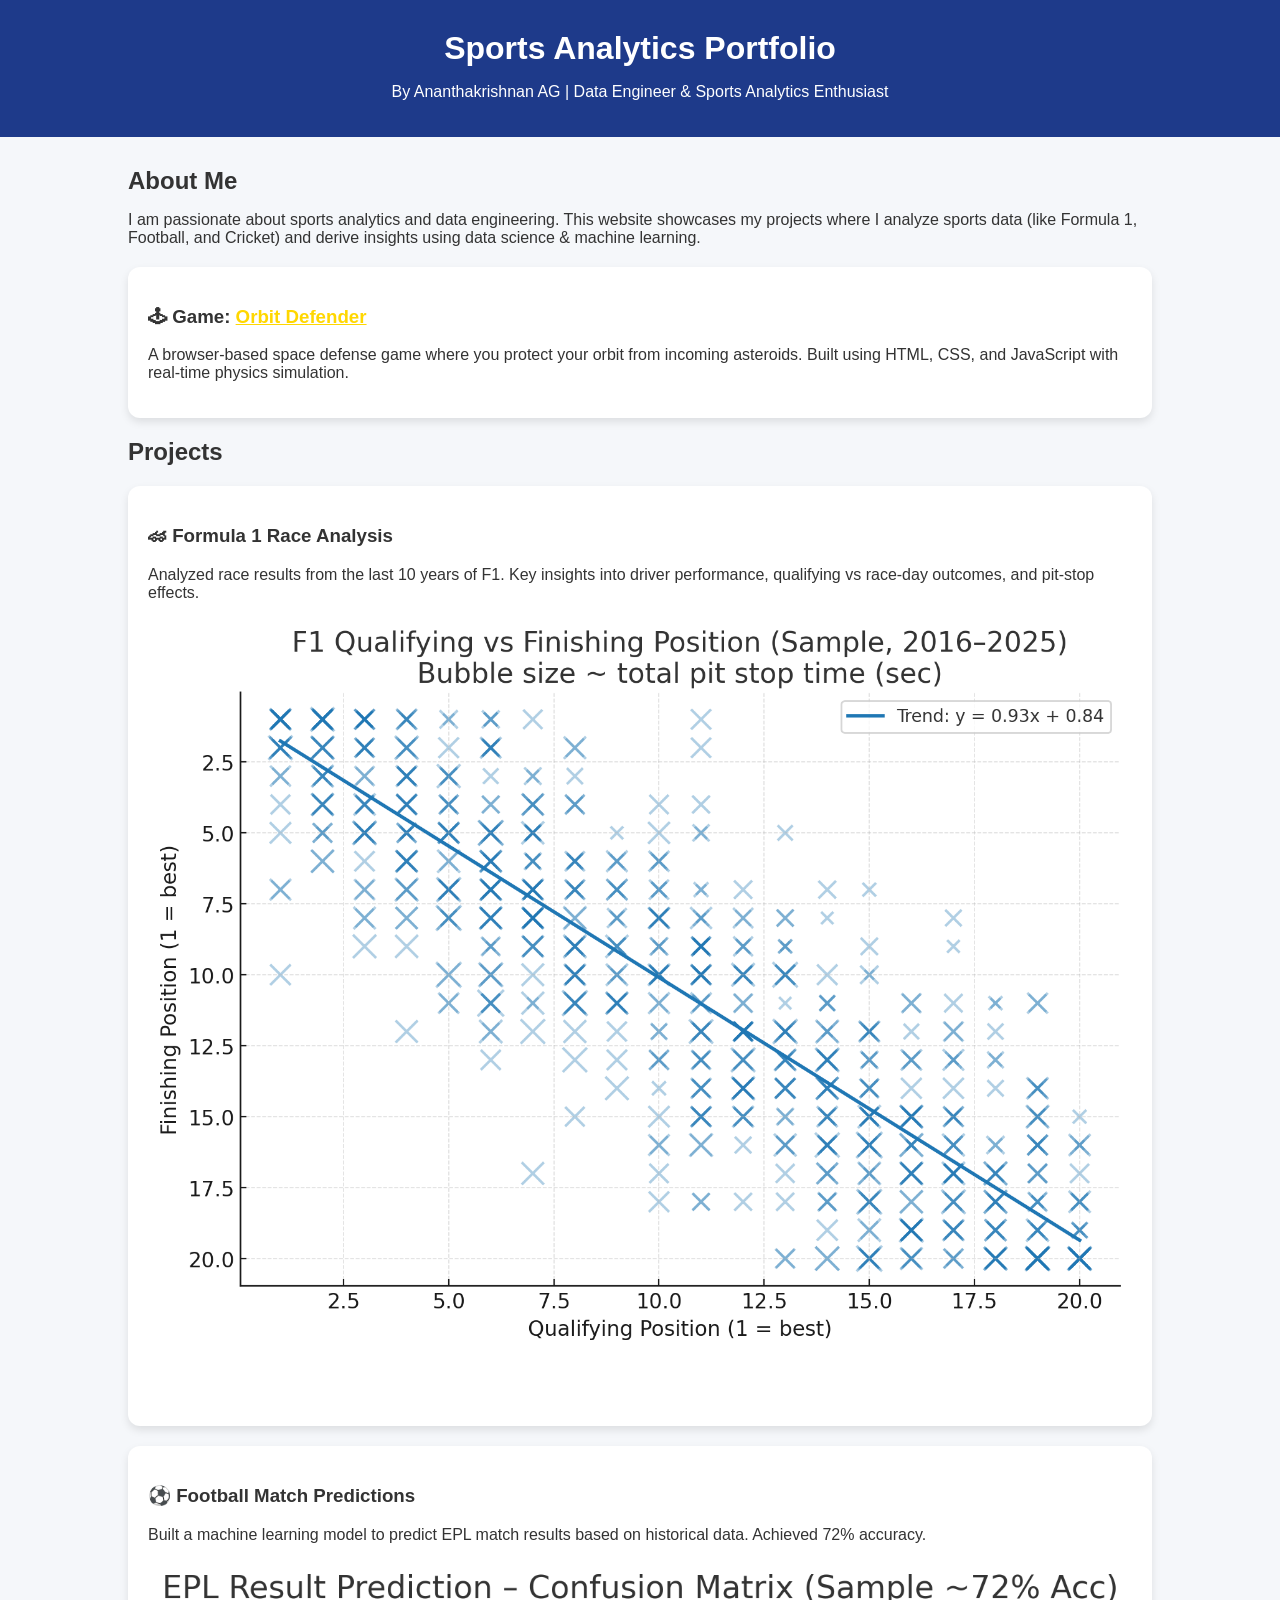
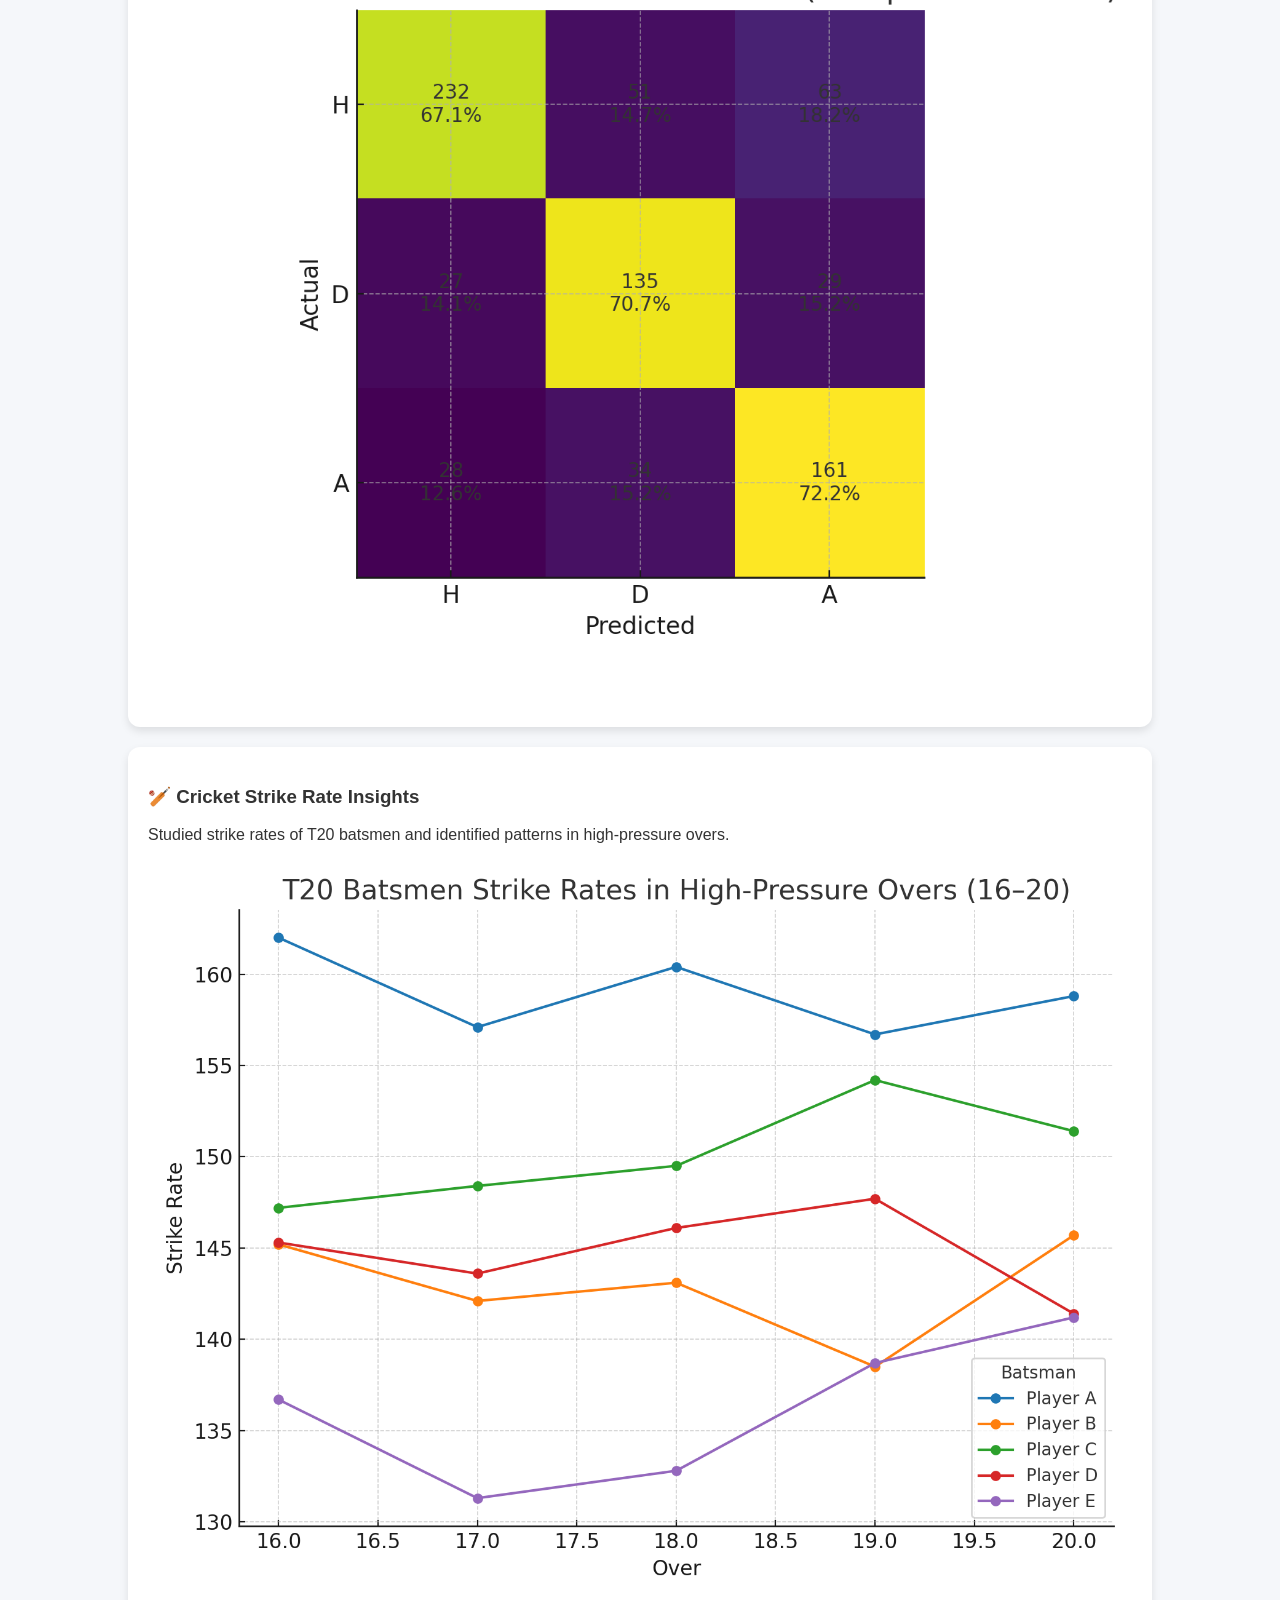
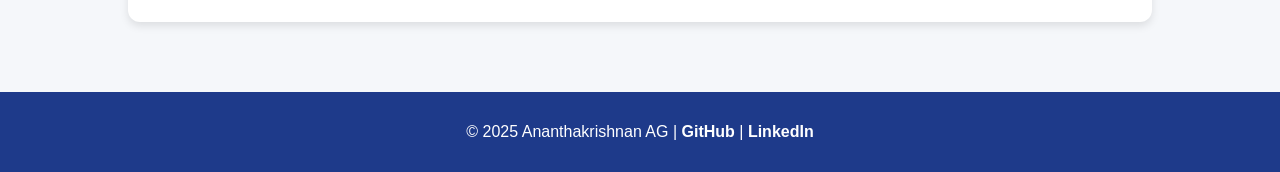
<file: index.html>
<!DOCTYPE html>
<html lang="en">
<head>
  <meta charset="UTF-8">
  <meta name="viewport" content="width=device-width, initial-scale=1.0">
  <title>Sports Analytics Portfolio</title>
<link rel="stylesheet" href="css/main.css">
</head>
<body>
  <header>
    <h1>Sports Analytics Portfolio</h1>
    <p>By Ananthakrishnan AG | Data Engineer & Sports Analytics Enthusiast</p>
  </header>

  <div class="container">
    <h2>About Me</h2>
    <p>
      I am passionate about sports analytics and data engineering. 
      This website showcases my projects where I analyze sports data (like Formula 1, Football, and Cricket) 
      and derive insights using data science & machine learning.
    </p>

<div class="project">
  <h3>🕹 Game: <a href="orbit_defender.html" class="game-link">Orbit Defender</a></h3>
  <p>
    A browser-based space defense game where you protect your orbit from incoming asteroids. 
    Built using HTML, CSS, and JavaScript with real-time physics simulation.
  </p>
</div>
    <h2>Projects</h2>

    <div class="project">
      <h3>🏎 Formula 1 Race Analysis</h3>
      <p>Analyzed race results from the last 10 years of F1. Key insights into driver performance, qualifying vs race-day outcomes, and pit-stop effects.</p>
      <img src="assets/f1_chart.png" alt="F1 Chart Example">
      <p><a href="https://github.com/your-username/f1-analysis">View Code</a></p>
    </div>

    <div class="project">
      <h3>⚽ Football Match Predictions</h3>
      <p>Built a machine learning model to predict EPL match results based on historical data. Achieved 72% accuracy.</p>
      <img src="assets/football_chart.png" alt="Football Chart">
      <p><a href="https://github.com/your-username/football-prediction">View Code</a></p>
    </div>

    <div class="project">
      <h3>🏏 Cricket Strike Rate Insights</h3>
      <p>Studied strike rates of T20 batsmen and identified patterns in high-pressure overs.</p>
      <img src="assets/cricket_chart.png" alt="Cricket Chart">
    </div>
  </div>





  <footer>
    <p>© 2025 Ananthakrishnan AG | <a href="https://github.com/AnanthakrishnanAG/analytics-portfolio-website">GitHub</a> | <a href="linkedin.com/in/agananth">LinkedIn</a></p>
  </footer>
</body>
</html>
</file>
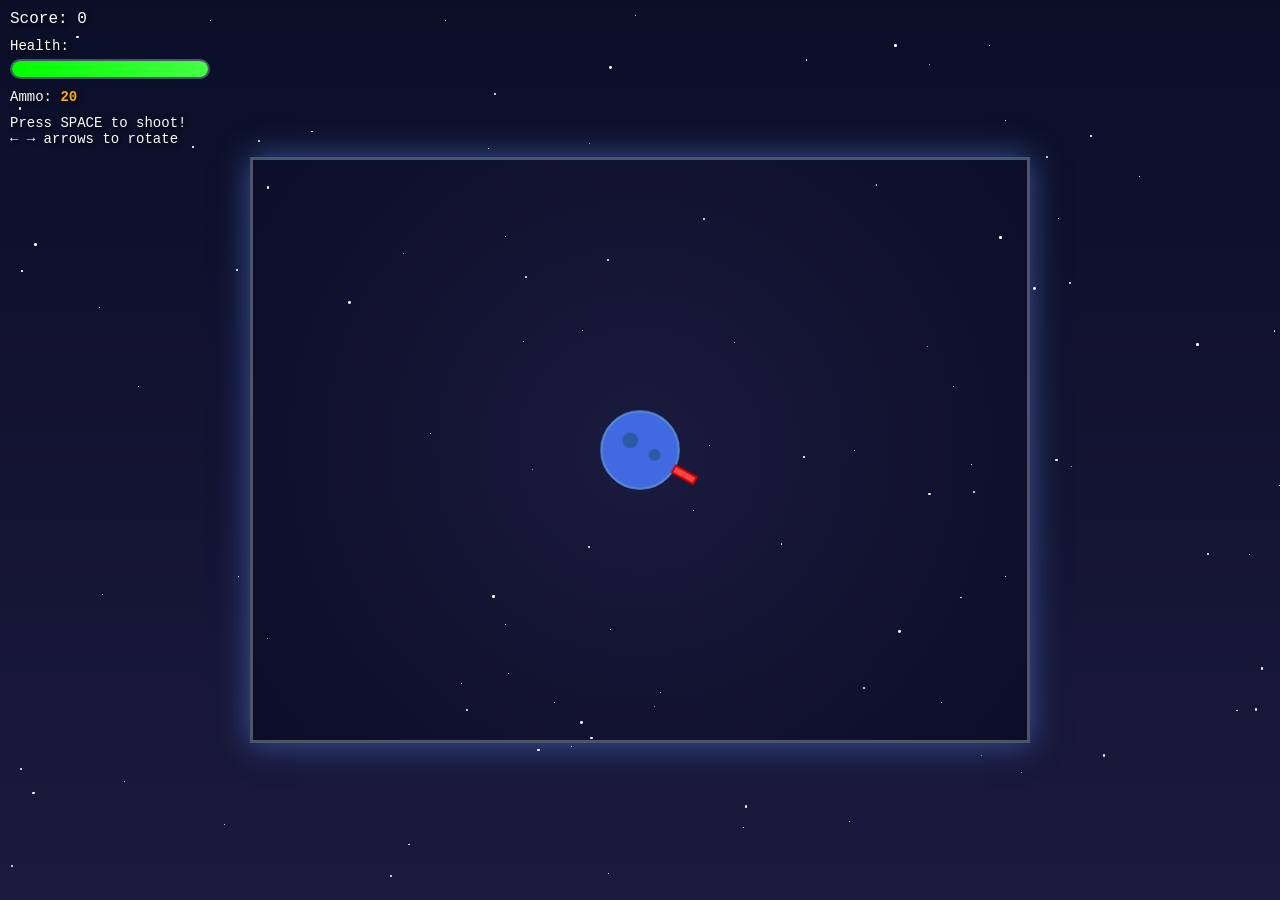
<file: orbit_defender.html>
<!DOCTYPE html>
<html lang="en">
<head>
    <meta charset="UTF-8">
    <meta name="viewport" content="width=device-width, initial-scale=1.0">
    <title>Orbit Defender</title>
    <style>
        * {
            margin: 0;
            padding: 0;
            box-sizing: border-box;
            -webkit-tap-highlight-color: transparent;
        }
        body {
            margin: 0;
            padding: 0;
            display: flex;
            flex-direction: column;
            justify-content: center;
            align-items: center;
            min-height: 100vh;
            background: linear-gradient(to bottom, #0a0e27 0%, #1a1a3e 100%);
            font-family: 'Courier New', monospace;
            overflow: hidden;
            position: relative;
        }
        #gameContainer {
            display: flex;
            flex-direction: column;
            align-items: center;
            width: 100%;
            max-width: 800px;
            padding: 10px;
        }
        #gameCanvas {
            border: 3px solid #4a5568;
            box-shadow: 0 0 30px rgba(100, 150, 255, 0.5);
            background: radial-gradient(circle at center, #1a1a3e 0%, #0a0e27 100%);
            max-width: 100%;
            height: auto;
            touch-action: none;
        }
        #ui {
            position: absolute;
            top: 10px;
            left: 10px;
            color: #fff;
            font-size: 16px;
            text-shadow: 2px 2px 4px rgba(0,0,0,0.8);
            z-index: 10;
        }
        #mobileControls {
            display: none;
            position: fixed;
            bottom: 20px;
            left: 50%;
            transform: translateX(-50%);
            width: 90%;
            max-width: 400px;
            justify-content: space-between;
            align-items: center;
            z-index: 100;
            gap: 20px;
        }
        .control-group {
            display: flex;
            gap: 15px;
        }
        .control-btn {
            width: 70px;
            height: 70px;
            border-radius: 50%;
            border: 3px solid #4a5568;
            background: rgba(66, 153, 225, 0.3);
            color: white;
            font-size: 24px;
            font-weight: bold;
            display: flex;
            align-items: center;
            justify-content: center;
            cursor: pointer;
            user-select: none;
            transition: all 0.1s;
            backdrop-filter: blur(10px);
            box-shadow: 0 4px 15px rgba(0, 0, 0, 0.5);
        }
        .control-btn:active {
            transform: scale(0.95);
            background: rgba(66, 153, 225, 0.6);
            box-shadow: 0 2px 8px rgba(0, 0, 0, 0.7);
        }
        .control-btn.shoot {
            width: 80px;
            height: 80px;
            background: rgba(239, 68, 68, 0.4);
            border-color: #ff4444;
        }
        .control-btn.shoot:active {
            background: rgba(239, 68, 68, 0.7);
        }
        #gameOver {
            position: absolute;
            top: 50%;
            left: 50%;
            transform: translate(-50%, -50%);
            background: rgba(0, 0, 0, 0.95);
            padding: 30px;
            border-radius: 10px;
            color: #fff;
            text-align: center;
            display: none;
            border: 2px solid #4a5568;
            z-index: 1000;
            max-width: 90%;
        }
        button {
            margin-top: 20px;
            padding: 12px 30px;
            font-size: 16px;
            background: #4299e1;
            color: white;
            border: none;
            border-radius: 5px;
            cursor: pointer;
            font-family: 'Courier New', monospace;
        }
        button:hover {
            background: #3182ce;
        }
        .star {
            position: absolute;
            background: white;
            border-radius: 50%;
            animation: twinkle 3s infinite;
        }
        @keyframes twinkle {
            0%, 100% { opacity: 0.3; }
            50% { opacity: 1; }
        }
        
        @media (max-width: 768px) {
            #ui {
                font-size: 14px;
                top: 5px;
                left: 5px;
            }
            #mobileControls {
                display: flex;
            }
            #gameCanvas {
                width: 100%;
                height: auto;
            }
            .control-btn {
                width: 60px;
                height: 60px;
                font-size: 20px;
            }
            .control-btn.shoot {
                width: 70px;
                height: 70px;
            }
        }
        
        @media (max-width: 480px) {
            #ui {
                font-size: 12px;
            }
            .control-btn {
                width: 50px;
                height: 50px;
                font-size: 18px;
            }
            .control-btn.shoot {
                width: 60px;
                height: 60px;
            }
        }
    </style>
</head>
<body>
    <div id="ui">
        <div>Score: <span id="score">0</span></div>
        <div style="margin-top: 10px;">
            <div style="font-size: 14px; margin-bottom: 5px;">Health:</div>
            <div style="width: 200px; height: 20px; background: rgba(0,0,0,0.5); border: 2px solid #4a5568; border-radius: 10px; overflow: hidden;">
                <div id="healthBar" style="width: 100%; height: 100%; background: linear-gradient(90deg, #00ff00 0%, #44ff44 100%); transition: width 0.3s ease, background 0.3s ease;"></div>
            </div>
        </div>
        <div style="margin-top: 10px;">
            <div style="font-size: 14px; margin-bottom: 5px;">Ammo: <span id="ammo" style="color: #ffaa00; font-weight: bold;">20</span></div>
        </div>
        <div style="margin-top: 10px; font-size: 14px; display: none;" id="desktopControls">Press SPACE to shoot!<br>← → arrows to rotate</div>
    </div>
    
    <div id="gameContainer">
        <canvas id="gameCanvas" width="800" height="600"></canvas>
    </div>
    
    <div id="mobileControls">
        <div class="control-group">
            <div class="control-btn" id="leftBtn">◄</div>
            <div class="control-btn" id="rightBtn">►</div>
        </div>
        <div class="control-btn shoot" id="shootBtn">🔫</div>
    </div>
    
    <div id="gameOver">
        <h2>Game Over!</h2>
        <p>Final Score: <span id="finalScore">0</span></p>
        <button onclick="restartGame()">Play Again</button>
    </div>
    
    <script>
        const canvas = document.getElementById('gameCanvas');
        const ctx = canvas.getContext('2d');
        
        // Create star background
        for (let i = 0; i < 100; i++) {
            const star = document.createElement('div');
            star.className = 'star';
            star.style.left = Math.random() * window.innerWidth + 'px';
            star.style.top = Math.random() * window.innerHeight + 'px';
            star.style.width = star.style.height = Math.random() * 3 + 'px';
            star.style.animationDelay = Math.random() * 3 + 's';
            document.body.appendChild(star);
        }
        
        let gameState = {
            score: 0,
            health: 100,
            planetAngle: 0,
            meteors: [],
            bullets: [],
            particles: [],
            alienShips: [],
            alienBullets: [],
            running: true,
            meteorSpawnRate: 0,
            lastSpawnIncrease: 0,
            lastAlienSpawn: Date.now(),
            keys: {},
            shieldActive: false,
            shieldEndTime: 0,
            ammunition: 20,
            maxMeteorsAtOnce: 1,
            currentMeteorCount: 0,
            alienMode: false,
            gameTime: 0
        };
        
        const planet = {
            x: canvas.width / 2,
            y: canvas.height / 2,
            radius: 40,
            rotationSpeed: 0.01,
            manualRotationSpeed: 0.05
        };
        
        const turret = {
            length: 25,
            width: 8
        };
        
        // Audio context for sound effects and music
        const audioCtx = new (window.AudioContext || window.webkitAudioContext)();
        let backgroundMusic = null;
        let musicGainNode = null;
        let musicPlaybackRate = 1;
        
        function updateHealthBar() {
            const healthBar = document.getElementById('healthBar');
            const healthPercent = (gameState.health / 100) * 100;
            healthBar.style.width = healthPercent + '%';
            
            if (healthPercent > 60) {
                healthBar.style.background = 'linear-gradient(90deg, #00ff00 0%, #44ff44 100%)';
            } else if (healthPercent > 30) {
                healthBar.style.background = 'linear-gradient(90deg, #ffaa00 0%, #ffdd00 100%)';
            } else {
                healthBar.style.background = 'linear-gradient(90deg, #ff0000 0%, #ff4444 100%)';
            }
        }
        
        function playShootSound() {
            const oscillator = audioCtx.createOscillator();
            const gainNode = audioCtx.createGain();
            
            oscillator.connect(gainNode);
            gainNode.connect(audioCtx.destination);
            
            oscillator.frequency.setValueAtTime(800, audioCtx.currentTime);
            oscillator.frequency.exponentialRampToValueAtTime(200, audioCtx.currentTime + 0.1);
            
            gainNode.gain.setValueAtTime(0.3, audioCtx.currentTime);
            gainNode.gain.exponentialRampToValueAtTime(0.01, audioCtx.currentTime + 0.1);
            
            oscillator.start(audioCtx.currentTime);
            oscillator.stop(audioCtx.currentTime + 0.1);
        }
        
        function playExplosionSound() {
            const oscillator = audioCtx.createOscillator();
            const gainNode = audioCtx.createGain();
            const filter = audioCtx.createBiquadFilter();
            
            oscillator.connect(filter);
            filter.connect(gainNode);
            gainNode.connect(audioCtx.destination);
            
            oscillator.type = 'sawtooth';
            oscillator.frequency.setValueAtTime(200, audioCtx.currentTime);
            oscillator.frequency.exponentialRampToValueAtTime(50, audioCtx.currentTime + 0.2);
            
            filter.type = 'lowpass';
            filter.frequency.setValueAtTime(2000, audioCtx.currentTime);
            filter.frequency.exponentialRampToValueAtTime(100, audioCtx.currentTime + 0.2);
            
            gainNode.gain.setValueAtTime(0.15, audioCtx.currentTime);
            gainNode.gain.exponentialRampToValueAtTime(0.01, audioCtx.currentTime + 0.2);
            
            oscillator.start(audioCtx.currentTime);
            oscillator.stop(audioCtx.currentTime + 0.2);
        }
        
        function playPlanetExplosion() {
            for (let i = 0; i < 3; i++) {
                setTimeout(() => {
                    const oscillator = audioCtx.createOscillator();
                    const gainNode = audioCtx.createGain();
                    const filter = audioCtx.createBiquadFilter();
                    
                    oscillator.connect(filter);
                    filter.connect(gainNode);
                    gainNode.connect(audioCtx.destination);
                    
                    oscillator.type = 'sawtooth';
                    oscillator.frequency.setValueAtTime(150 - i * 30, audioCtx.currentTime);
                    oscillator.frequency.exponentialRampToValueAtTime(20, audioCtx.currentTime + 0.5);
                    
                    filter.type = 'lowpass';
                    filter.frequency.setValueAtTime(3000, audioCtx.currentTime);
                    filter.frequency.exponentialRampToValueAtTime(50, audioCtx.currentTime + 0.5);
                    
                    gainNode.gain.setValueAtTime(0.4, audioCtx.currentTime);
                    gainNode.gain.exponentialRampToValueAtTime(0.01, audioCtx.currentTime + 0.5);
                    
                    oscillator.start(audioCtx.currentTime);
                    oscillator.stop(audioCtx.currentTime + 0.5);
                }, i * 150);
            }
        }
        
        function startBackgroundMusic() {
            if (backgroundMusic) return;
            
            const notes = [262, 294, 330, 349, 392, 440, 494, 523];
            const melody = [0, 2, 4, 2, 0, 2, 4, 2, 4, 5, 7, 4, 5, 7];
            let noteIndex = 0;
            
            musicGainNode = audioCtx.createGain();
            musicGainNode.gain.setValueAtTime(0.08, audioCtx.currentTime);
            musicGainNode.connect(audioCtx.destination);
            
            function playNote() {
                if (!gameState.running) return;
                
                const healthPercent = gameState.health / 100;
                musicPlaybackRate = 0.5 + (healthPercent * 0.5);
                const distortion = 1 - healthPercent;
                
                const oscillator = audioCtx.createOscillator();
                const noteGain = audioCtx.createGain();
                
                oscillator.connect(noteGain);
                noteGain.connect(musicGainNode);
                
                oscillator.type = 'sine';
                const baseFreq = notes[melody[noteIndex]];
                const detuneAmount = distortion * 30 * (Math.random() - 0.5);
                oscillator.frequency.setValueAtTime(baseFreq, audioCtx.currentTime);
                oscillator.detune.setValueAtTime(detuneAmount, audioCtx.currentTime);
                
                noteGain.gain.setValueAtTime(0, audioCtx.currentTime);
                noteGain.gain.linearRampToValueAtTime(1, audioCtx.currentTime + 0.05);
                noteGain.gain.linearRampToValueAtTime(0.6, audioCtx.currentTime + 0.3);
                noteGain.gain.linearRampToValueAtTime(0, audioCtx.currentTime + 0.5);
                
                oscillator.start(audioCtx.currentTime);
                oscillator.stop(audioCtx.currentTime + 0.5);
                
                noteIndex = (noteIndex + 1) % melody.length;
                
                const nextNoteDelay = 500 / musicPlaybackRate;
                setTimeout(playNote, nextNoteDelay);
            }
            
            backgroundMusic = true;
            playNote();
        }
        
        class Meteor {
            constructor(isSpecial = false) {
                const angle = Math.random() * Math.PI * 2;
                const distance = Math.max(canvas.width, canvas.height);
                this.x = planet.x + Math.cos(angle) * distance;
                this.y = planet.y + Math.sin(angle) * distance;
                this.isSpecial = isSpecial;
                this.radius = isSpecial ? 20 : Math.random() * 15 + 10;
                this.speed = isSpecial ? 0.8 : Math.random() * 1 + 0.5;
                const directionToPlanet = Math.atan2(planet.y - this.y, planet.x - this.x);
                const randomOffset = (Math.random() - 0.5) * 0.3;
                this.dx = Math.cos(directionToPlanet + randomOffset) * this.speed;
                this.dy = Math.sin(directionToPlanet + randomOffset) * this.speed;
                this.rotation = Math.random() * Math.PI * 2;
                this.rotationSpeed = (Math.random() - 0.5) * 0.1;
                this.glowPhase = 0;
            }
            
            update() {
                this.x += this.dx;
                this.y += this.dy;
                this.rotation += this.rotationSpeed;
                if (this.isSpecial) {
                    this.glowPhase += 0.1;
                }
            }
            
            draw() {
                ctx.save();
                ctx.translate(this.x, this.y);
                ctx.rotate(this.rotation);
                
                if (this.isSpecial) {
                    const glowIntensity = Math.sin(this.glowPhase) * 0.5 + 0.5;
                    ctx.shadowBlur = 20 + glowIntensity * 20;
                    ctx.shadowColor = '#00ffff';
                    ctx.fillStyle = '#00ddff';
                    ctx.strokeStyle = '#00ffff';
                } else {
                    ctx.fillStyle = '#8b4513';
                    ctx.strokeStyle = '#654321';
                }
                
                ctx.beginPath();
                for (let i = 0; i < 8; i++) {
                    const angle = (i / 8) * Math.PI * 2;
                    const r = this.radius * (0.8 + Math.random() * 0.4);
                    const x = Math.cos(angle) * r;
                    const y = Math.sin(angle) * r;
                    if (i === 0) ctx.moveTo(x, y);
                    else ctx.lineTo(x, y);
                }
                ctx.closePath();
                ctx.fill();
                ctx.lineWidth = 2;
                ctx.stroke();
                
                if (this.isSpecial) {
                    ctx.shadowBlur = 0;
                }
                
                ctx.restore();
            }
            
            collidesWithPlanet() {
                const dist = Math.hypot(this.x - planet.x, this.y - planet.y);
                return dist < planet.radius + this.radius;
            }
        }
        
        class Bullet {
            constructor(x, y, angle) {
                this.x = x;
                this.y = y;
                this.radius = 4;
                this.speed = 8;
                this.dx = Math.cos(angle) * this.speed;
                this.dy = Math.sin(angle) * this.speed;
            }
            
            update() {
                this.x += this.dx;
                this.y += this.dy;
            }
            
            draw() {
                ctx.fillStyle = '#ffff00';
                ctx.beginPath();
                ctx.arc(this.x, this.y, this.radius, 0, Math.PI * 2);
                ctx.fill();
                ctx.strokeStyle = '#ffaa00';
                ctx.lineWidth = 2;
                ctx.stroke();
            }
            
            isOffScreen() {
                return this.x < 0 || this.x > canvas.width || this.y < 0 || this.y > canvas.height;
            }
        }
        
        class Particle {
            constructor(x, y, color) {
                this.x = x;
                this.y = y;
                this.radius = Math.random() * 3 + 1;
                this.color = color;
                const angle = Math.random() * Math.PI * 2;
                const speed = Math.random() * 3 + 1;
                this.dx = Math.cos(angle) * speed;
                this.dy = Math.sin(angle) * speed;
                this.life = 1;
                this.decay = Math.random() * 0.02 + 0.01;
            }
            
            update() {
                this.x += this.dx;
                this.y += this.dy;
                this.life -= this.decay;
                this.dy += 0.1;
            }
            
            draw() {
                ctx.globalAlpha = this.life;
                ctx.fillStyle = this.color;
                ctx.beginPath();
                ctx.arc(this.x, this.y, this.radius, 0, Math.PI * 2);
                ctx.fill();
                ctx.globalAlpha = 1;
            }
        }
        
        class AlienShip {
            constructor() {
                const side = Math.floor(Math.random() * 4);
                if (side === 0) {
                    this.x = Math.random() * canvas.width;
                    this.y = -50;
                } else if (side === 1) {
                    this.x = canvas.width + 50;
                    this.y = Math.random() * canvas.height;
                } else if (side === 2) {
                    this.x = Math.random() * canvas.width;
                    this.y = canvas.height + 50;
                } else {
                    this.x = -50;
                    this.y = Math.random() * canvas.height;
                }
                
                this.color = '#00ff00';
                this.health = 3;
                this.maxHealth = 3;
                this.points = 50;
                this.width = 48;
                this.height = 30;
                this.speed = 2;
                this.shootCooldown = 0;
                this.shootInterval = 80 + Math.random() * 40;
                
                this.orbitAngle = Math.atan2(planet.y - this.y, planet.x - this.x);
                this.orbitDistance = 180 + Math.random() * 80;
                this.orbitSpeed = (Math.random() - 0.5) * 0.03;
                this.movementPhase = 0;
                this.movementPattern = Math.random();
            }
            
            update() {
                this.movementPhase += 0.02;
                
                if (this.movementPattern < 0.33) {
                    this.orbitAngle += this.orbitSpeed;
                    const wobble = Math.sin(this.movementPhase * 3) * 30;
                    this.x = planet.x + Math.cos(this.orbitAngle) * (this.orbitDistance + wobble);
                    this.y = planet.y + Math.sin(this.orbitAngle) * (this.orbitDistance + wobble);
                } else if (this.movementPattern < 0.66) {
                    this.orbitAngle += this.orbitSpeed * 1.5;
                    const radiusChange = Math.sin(this.movementPhase) * 50;
                    this.x = planet.x + Math.cos(this.orbitAngle) * (this.orbitDistance + radiusChange);
                    this.y = planet.y + Math.sin(this.orbitAngle) * (this.orbitDistance + radiusChange);
                } else {
                    this.orbitAngle += this.orbitSpeed;
                    const figure8 = Math.sin(this.movementPhase * 2) * 40;
                    this.x = planet.x + Math.cos(this.orbitAngle) * this.orbitDistance + figure8;
                    this.y = planet.y + Math.sin(this.orbitAngle) * this.orbitDistance;
                }
                
                this.shootCooldown++;
                if (this.shootCooldown >= this.shootInterval) {
                    this.shoot();
                    this.shootCooldown = 0;
                }
            }
            
            shoot() {
                const angle = Math.atan2(planet.y - this.y, planet.x - this.x);
                const spread = (Math.random() - 0.5) * 0.3;
                gameState.alienBullets.push(new AlienBullet(this.x, this.y, angle + spread));
            }
            
            draw() {
                ctx.save();
                ctx.translate(this.x, this.y);
                const angle = Math.atan2(planet.y - this.y, planet.x - this.x);
                ctx.rotate(angle);
                
                ctx.fillStyle = this.color;
                ctx.beginPath();
                ctx.moveTo(this.width / 2, 0);
                ctx.lineTo(-this.width / 2, this.height / 2);
                ctx.lineTo(-this.width / 4, 0);
                ctx.lineTo(-this.width / 2, -this.height / 2);
                ctx.closePath();
                ctx.fill();
                
                const healthPercent = this.health / this.maxHealth;
                const healthColor = healthPercent === 1 ? '#ffffff' : 
                                   healthPercent > 0.5 ? '#ffff00' : '#ff0000';
                ctx.strokeStyle = healthColor;
                ctx.lineWidth = 2;
                ctx.stroke();
                
                ctx.fillStyle = '#ff0000';
                ctx.beginPath();
                ctx.arc(this.width / 4, 0, 4, 0, Math.PI * 2);
                ctx.fill();
                
                ctx.restore();
            }
            
            collidesWithPoint(x, y, radius) {
                return Math.hypot(this.x - x, this.y - y) < this.width / 2 + radius;
            }
        }
        
        class AlienBullet {
            constructor(x, y, angle) {
                this.x = x;
                this.y = y;
                this.radius = 5;
                this.speed = 4;
                this.dx = Math.cos(angle) * this.speed;
                this.dy = Math.sin(angle) * this.speed;
            }
            
            update() {
                this.x += this.dx;
                this.y += this.dy;
            }
            
            draw() {
                ctx.fillStyle = '#00ff00';
                ctx.beginPath();
                ctx.arc(this.x, this.y, this.radius, 0, Math.PI * 2);
                ctx.fill();
                ctx.strokeStyle = '#00cc00';
                ctx.lineWidth = 2;
                ctx.stroke();
            }
            
            isOffScreen() {
                return this.x < -50 || this.x > canvas.width + 50 || this.y < -50 || this.y > canvas.height + 50;
            }
            
            collidesWithPlanet() {
                const dist = Math.hypot(this.x - planet.x, this.y - planet.y);
                return dist < planet.radius + this.radius;
            }
        }
        
        function drawPlanet() {
            const healthPercent = gameState.health / 100;
            
            if (gameState.shieldActive) {
                const currentTime = Date.now();
                const shieldTimeLeft = (gameState.shieldEndTime - currentTime) / 1000;
                
                if (shieldTimeLeft > 0) {
                    const pulsePhase = currentTime / 200;
                    const pulseSize = Math.sin(pulsePhase) * 5 + 65;
                    
                    ctx.strokeStyle = '#00ffff';
                    ctx.lineWidth = 3;
                    ctx.shadowBlur = 20;
                    ctx.shadowColor = '#00ffff';
                    ctx.beginPath();
                    ctx.arc(planet.x, planet.y, pulseSize, 0, Math.PI * 2);
                    ctx.stroke();
                    
                    ctx.strokeStyle = 'rgba(0, 255, 255, 0.3)';
                    ctx.lineWidth = 2;
                    ctx.beginPath();
                    ctx.arc(planet.x, planet.y, pulseSize + 10, 0, Math.PI * 2);
                    ctx.stroke();
                    
                    ctx.shadowBlur = 0;
                } else {
                    gameState.shieldActive = false;
                }
            }
            
            const baseColor = {
                r: 65 + (155 - 65) * (1 - healthPercent),
                g: 105 + (105 - 105) * (1 - healthPercent),
                b: 225 + (100 - 225) * (1 - healthPercent)
            };
            
            ctx.fillStyle = `rgb(${baseColor.r}, ${baseColor.g}, ${baseColor.b})`;
            ctx.beginPath();
            ctx.arc(planet.x, planet.y, planet.radius, 0, Math.PI * 2);
            ctx.fill();
            
            if (healthPercent > 0.3) {
                const spotOpacity = healthPercent;
                ctx.globalAlpha = spotOpacity;
                ctx.fillStyle = '#2d5aa3';
                ctx.beginPath();
                ctx.arc(planet.x - 10, planet.y - 10, 8, 0, Math.PI * 2);
                ctx.fill();
                ctx.beginPath();
                ctx.arc(planet.x + 15, planet.y + 5, 6, 0, Math.PI * 2);
                ctx.fill();
                ctx.globalAlpha = 1;
            }
            
            if (healthPercent < 0.7) {
                ctx.strokeStyle = `rgba(50, 50, 50, ${0.8 * (1 - healthPercent)})`;
                ctx.lineWidth = 2;
                
                const numCracks = Math.floor((1 - healthPercent) * 8);
                for (let i = 0; i < numCracks; i++) {
                    const angle = (i / numCracks) * Math.PI * 2 + gameState.health * 0.1;
                    const startDist = planet.radius * 0.5;
                    const endDist = planet.radius * 0.95;
                    
                    ctx.beginPath();
                    ctx.moveTo(
                        planet.x + Math.cos(angle) * startDist,
                        planet.y + Math.sin(angle) * startDist
                    );
                    
                    const segments = 3;
                    for (let j = 1; j <= segments; j++) {
                        const dist = startDist + (endDist - startDist) * (j / segments);
                        const offset = (Math.sin(i * 123 + j) * 0.3) * (1 - healthPercent);
                        ctx.lineTo(
                            planet.x + Math.cos(angle + offset) * dist,
                            planet.y + Math.sin(angle + offset) * dist
                        );
                    }
                    ctx.stroke();
                }
            }
            
            ctx.strokeStyle = healthPercent > 0.5 ? '#5a8fd6' : `rgb(${90 + (150-90)*(1-healthPercent)}, ${143*(healthPercent)}, ${214*(healthPercent)})`;
            ctx.lineWidth = 2;
            ctx.beginPath();
            ctx.arc(planet.x, planet.y, planet.radius, 0, Math.PI * 2);
            ctx.stroke();
        }
        
        function drawTurret() {
            const turretX = planet.x + Math.cos(gameState.planetAngle) * planet.radius;
            const turretY = planet.y + Math.sin(gameState.planetAngle) * planet.radius;
            
            ctx.save();
            ctx.translate(turretX, turretY);
            ctx.rotate(gameState.planetAngle);
            
            ctx.fillStyle = '#ff4444';
            ctx.fillRect(0, -turret.width / 2, turret.length, turret.width);
            ctx.strokeStyle = '#cc0000';
            ctx.lineWidth = 2;
            ctx.strokeRect(0, -turret.width / 2, turret.length, turret.width);
            
            ctx.restore();
        }
        
        function spawnMeteor() {
            if (gameState.alienMode || gameState.alienShips.length > 0) {
                return;
            }
            
            if (gameState.currentMeteorCount < 1) {
                if (Math.random() < 0.015) {
                    const isSpecial = Math.random() < 0.1;
                    gameState.meteors.push(new Meteor(isSpecial));
                    gameState.currentMeteorCount++;
                }
            }
        }
        
        function shoot() {
            if (gameState.ammunition <= 0) {
                return;
            }
            
            const turretX = planet.x + Math.cos(gameState.planetAngle) * (planet.radius + turret.length);
            const turretY = planet.y + Math.sin(gameState.planetAngle) * (planet.radius + turret.length);
            gameState.bullets.push(new Bullet(turretX, turretY, gameState.planetAngle));
            gameState.ammunition--;
            document.getElementById('ammo').textContent = gameState.ammunition;
            playShootSound();
        }
        
        function checkCollisions() {
            for (let i = gameState.bullets.length - 1; i >= 0; i--) {
                const bullet = gameState.bullets[i];
                
                for (let j = gameState.meteors.length - 1; j >= 0; j--) {
                    const meteor = gameState.meteors[j];
                    const dist = Math.hypot(bullet.x - meteor.x, bullet.y - meteor.y);
                    
                    if (dist < bullet.radius + meteor.radius) {
                        for (let k = 0; k < 10; k++) {
                            const color = meteor.isSpecial ? '#00ffff' : '#ff8800';
                            gameState.particles.push(new Particle(meteor.x, meteor.y, color));
                        }
                        
                        if (meteor.isSpecial) {
                            gameState.shieldActive = true;
                            gameState.shieldEndTime = Date.now() + 5000;
                        }
                        
                        gameState.meteors.splice(j, 1);
                        gameState.currentMeteorCount--;
                        gameState.bullets.splice(i, 1);
                        gameState.score += meteor.isSpecial ? 30 : 10;
                        gameState.ammunition += 10;
                        document.getElementById('score').textContent = gameState.score;
                        document.getElementById('ammo').textContent = gameState.ammunition;
                        playExplosionSound();
                        break;
                    }
                }
                
                for (let j = gameState.alienShips.length - 1; j >= 0; j--) {
                    const alien = gameState.alienShips[j];
                    if (alien.collidesWithPoint(bullet.x, bullet.y, bullet.radius)) {
                        alien.health--;
                        gameState.bullets.splice(i, 1);
                        
                        for (let k = 0; k < 5; k++) {
                            gameState.particles.push(new Particle(alien.x, alien.y, alien.color));
                        }
                        
                        if (alien.health <= 0) {
                            for (let k = 0; k < 20; k++) {
                                gameState.particles.push(new Particle(alien.x, alien.y, alien.color));
                            }
                            gameState.alienShips.splice(j, 1);
                            gameState.score += alien.points;
                            gameState.ammunition += 20;
                            gameState.alienMode = false;
                            document.getElementById('score').textContent = gameState.score;
                            document.getElementById('ammo').textContent = gameState.ammunition;
                            playExplosionSound();
                        }
                        break;
                    }
                }
            }
            
            if (gameState.shieldActive) {
                const shieldRadius = 65;
                
                for (let i = gameState.meteors.length - 1; i >= 0; i--) {
                    const meteor = gameState.meteors[i];
                    const distToShield = Math.hypot(meteor.x - planet.x, meteor.y - planet.y);
                    
                    if (distToShield < shieldRadius + meteor.radius) {
                        for (let k = 0; k < 15; k++) {
                            gameState.particles.push(new Particle(meteor.x, meteor.y, '#00ffff'));
                        }
                        gameState.meteors.splice(i, 1);
                        gameState.currentMeteorCount--;
                        playExplosionSound();
                    }
                }
                
                for (let i = gameState.alienBullets.length - 1; i >= 0; i--) {
                    const alienBullet = gameState.alienBullets[i];
                    const distToShield = Math.hypot(alienBullet.x - planet.x, alienBullet.y - planet.y);
                    
                    if (distToShield < shieldRadius + alienBullet.radius) {
                        for (let k = 0; k < 10; k++) {
                            gameState.particles.push(new Particle(alienBullet.x, alienBullet.y, '#00ffff'));
                        }
                        gameState.alienBullets.splice(i, 1);
                        playExplosionSound();
                    }
                }
                
                for (let i = gameState.alienShips.length - 1; i >= 0; i--) {
                    const alien = gameState.alienShips[i];
                    const distToShield = Math.hypot(alien.x - planet.x, alien.y - planet.y);
                    
                    if (distToShield < shieldRadius + alien.width / 2) {
                        for (let k = 0; k < 30; k++) {
                            gameState.particles.push(new Particle(alien.x, alien.y, alien.color));
                        }
                        gameState.alienShips.splice(i, 1);
                        gameState.alienMode = false;
                        playExplosionSound();
                    }
                }
            } else {
                for (let i = gameState.meteors.length - 1; i >= 0; i--) {
                    const meteor = gameState.meteors[i];
                    if (meteor.collidesWithPlanet()) {
                        for (let k = 0; k < 15; k++) {
                            gameState.particles.push(new Particle(meteor.x, meteor.y, '#ff0000'));
                        }
                        gameState.meteors.splice(i, 1);
                        gameState.currentMeteorCount--;
                        gameState.health -= 20;
                        updateHealthBar();
                        playExplosionSound();
                        
                        if (gameState.health <= 0) {
                            gameState.health = 0;
                            endGame();
                        }
                    }
                }
                
                for (let i = gameState.alienBullets.length - 1; i >= 0; i--) {
                    const alienBullet = gameState.alienBullets[i];
                    if (alienBullet.collidesWithPlanet()) {
                        for (let k = 0; k < 10; k++) {
                            gameState.particles.push(new Particle(alienBullet.x, alienBullet.y, '#ff0000'));
                        }
                        gameState.alienBullets.splice(i, 1);
                        gameState.health -= 15;
                        updateHealthBar();
                        playExplosionSound();
                        
                        if (gameState.health <= 0) {
                            gameState.health = 0;
                            endGame();
                        }
                    }
                }
            }
        }
        
        function endGame() {
            gameState.running = false;
            
            playPlanetExplosion();
            
            const explosionDuration = 100;
            for (let i = 0; i < explosionDuration; i++) {
                setTimeout(() => {
                    const angle = Math.random() * Math.PI * 2;
                    const distance = Math.random() * planet.radius;
                    const x = planet.x + Math.cos(angle) * distance;
                    const y = planet.y + Math.sin(angle) * distance;
                    
                    for (let j = 0; j < 5; j++) {
                        gameState.particles.push(new Particle(x, y, ['#ff0000', '#ff4400', '#ff8800', '#ffaa00'][Math.floor(Math.random() * 4)]));
                    }
                    
                    if (i === explosionDuration - 1) {
                        setTimeout(() => {
                            document.getElementById('finalScore').textContent = gameState.score;
                            document.getElementById('gameOver').style.display = 'block';
                        }, 500);
                    }
                }, i * 30);
            }
        }
        
        function restartGame() {
            gameState = {
                score: 0,
                health: 100,
                planetAngle: 0,
                meteors: [],
                bullets: [],
                particles: [],
                alienShips: [],
                alienBullets: [],
                running: true,
                meteorSpawnRate: 0,
                lastSpawnIncrease: 0,
                lastAlienSpawn: Date.now(),
                keys: {},
                shieldActive: false,
                shieldEndTime: 0,
                ammunition: 20,
                maxMeteorsAtOnce: 1,
                currentMeteorCount: 0,
                alienMode: false,
                gameTime: 0
            };
            document.getElementById('score').textContent = '0';
            document.getElementById('ammo').textContent = '20';
            updateHealthBar();
            document.getElementById('gameOver').style.display = 'none';
            backgroundMusic = null;
            musicGainNode = null;
            musicPlaybackRate = 1;
            gameLoop();
        }
        
        function gameLoop() {
            if (!gameState.running) return;
            
            ctx.clearRect(0, 0, canvas.width, canvas.height);
            
            if (gameState.keys['ArrowLeft']) {
                gameState.planetAngle -= planet.manualRotationSpeed;
            }
            if (gameState.keys['ArrowRight']) {
                gameState.planetAngle += planet.manualRotationSpeed;
            }
            
            if (!gameState.keys['ArrowLeft'] && !gameState.keys['ArrowRight']) {
                gameState.planetAngle += planet.rotationSpeed;
            }
            
            if (gameState.score - gameState.lastSpawnIncrease > 100) {
                gameState.meteorSpawnRate = Math.min(0.05, gameState.meteorSpawnRate + 0.005);
                gameState.lastSpawnIncrease = gameState.score;
            }
            
            const currentTime = Date.now();
            if (currentTime - gameState.lastAlienSpawn > 15000) {
                gameState.alienShips.push(new AlienShip());
                gameState.lastAlienSpawn = currentTime;
            }
            
            startBackgroundMusic();
            
            spawnMeteor();
            
            drawPlanet();
            drawTurret();
            
            for (let i = gameState.meteors.length - 1; i >= 0; i--) {
                gameState.meteors[i].update();
                gameState.meteors[i].draw();
            }
            
            for (let i = gameState.alienShips.length - 1; i >= 0; i--) {
                gameState.alienShips[i].update();
                gameState.alienShips[i].draw();
            }
            
            for (let i = gameState.alienBullets.length - 1; i >= 0; i--) {
                gameState.alienBullets[i].update();
                gameState.alienBullets[i].draw();
                
                if (gameState.alienBullets[i].isOffScreen()) {
                    gameState.alienBullets.splice(i, 1);
                }
            }
            
            for (let i = gameState.bullets.length - 1; i >= 0; i--) {
                gameState.bullets[i].update();
                gameState.bullets[i].draw();
                
                if (gameState.bullets[i].isOffScreen()) {
                    gameState.bullets.splice(i, 1);
                }
            }
            
            for (let i = gameState.particles.length - 1; i >= 0; i--) {
                gameState.particles[i].update();
                gameState.particles[i].draw();
                
                if (gameState.particles[i].life <= 0) {
                    gameState.particles.splice(i, 1);
                }
            }
            
            checkCollisions();
            
            requestAnimationFrame(gameLoop);
        }
        
        canvas.addEventListener('click', () => {
            // Click disabled - use space bar or mobile button
        });
        
        // Desktop keyboard controls
        document.addEventListener('keydown', (e) => {
            if (e.key === 'ArrowLeft') {
                e.preventDefault();
                gameState.keys['ArrowLeft'] = true;
            }
            if (e.key === 'ArrowRight') {
                e.preventDefault();
                gameState.keys['ArrowRight'] = true;
            }
            if (e.key === ' ' || e.key === 'Spacebar') {
                e.preventDefault();
                if (gameState.running && !gameState.keys['Space']) {
                    gameState.keys['Space'] = true;
                    shoot();
                }
            }
        });
        
        document.addEventListener('keyup', (e) => {
            if (e.key === 'ArrowLeft') {
                gameState.keys['ArrowLeft'] = false;
            }
            if (e.key === 'ArrowRight') {
                gameState.keys['ArrowRight'] = false;
            }
            if (e.key === ' ' || e.key === 'Spacebar') {
                gameState.keys['Space'] = false;
            }
        });
        
        // Mobile touch controls
        const leftBtn = document.getElementById('leftBtn');
        const rightBtn = document.getElementById('rightBtn');
        const shootBtn = document.getElementById('shootBtn');
        
        // Left button
        leftBtn.addEventListener('touchstart', (e) => {
            e.preventDefault();
            gameState.keys['ArrowLeft'] = true;
        });
        leftBtn.addEventListener('touchend', (e) => {
            e.preventDefault();
            gameState.keys['ArrowLeft'] = false;
        });
        leftBtn.addEventListener('touchcancel', (e) => {
            e.preventDefault();
            gameState.keys['ArrowLeft'] = false;
        });
        
        // Right button
        rightBtn.addEventListener('touchstart', (e) => {
            e.preventDefault();
            gameState.keys['ArrowRight'] = true;
        });
        rightBtn.addEventListener('touchend', (e) => {
            e.preventDefault();
            gameState.keys['ArrowRight'] = false;
        });
        rightBtn.addEventListener('touchcancel', (e) => {
            e.preventDefault();
            gameState.keys['ArrowRight'] = false;
        });
        
        // Shoot button
        shootBtn.addEventListener('touchstart', (e) => {
            e.preventDefault();
            if (gameState.running) {
                shoot();
            }
        });
        
        // Also support mouse events for testing on desktop
        leftBtn.addEventListener('mousedown', () => gameState.keys['ArrowLeft'] = true);
        leftBtn.addEventListener('mouseup', () => gameState.keys['ArrowLeft'] = false);
        leftBtn.addEventListener('mouseleave', () => gameState.keys['ArrowLeft'] = false);
        
        rightBtn.addEventListener('mousedown', () => gameState.keys['ArrowRight'] = true);
        rightBtn.addEventListener('mouseup', () => gameState.keys['ArrowRight'] = false);
        rightBtn.addEventListener('mouseleave', () => gameState.keys['ArrowRight'] = false);
        
        shootBtn.addEventListener('mousedown', () => {
            if (gameState.running) shoot();
        });
        
        // Detect if mobile and show/hide controls accordingly
        function checkMobile() {
            const isMobile = /Android|webOS|iPhone|iPad|iPod|BlackBerry|IEMobile|Opera Mini/i.test(navigator.userAgent) || window.innerWidth <= 768;
            if (!isMobile) {
                document.getElementById('desktopControls').style.display = 'block';
            }
        }
        
        checkMobile();
        window.addEventListener('resize', checkMobile);
        
        gameLoop();
    </script>
</body>
</html>
</file>
<file: css/main.css>
body {
      font-family: Arial, sans-serif;
      margin: 0; padding: 0;
      background-color: #f5f7fa;
      color: #333;
    }
    header {
      background: #1e3a8a;
      color: white;
      padding: 20px;
      text-align: center;
    }
    h1, h2 {
      margin: 10px 0;
    }
    .container {
      width: 80%;
      margin: auto;
      padding: 20px;
    }
    .project {
      background: white;
      margin: 20px 0;
      padding: 20px;
      border-radius: 12px;
      box-shadow: 0 4px 8px rgba(0,0,0,0.1);
    }
    .project img {
      max-width: 100%;
      border-radius: 8px;
    }
    footer {
      background: #1e3a8a;
      color: white;
      text-align: center;
      padding: 15px;
      margin-top: 30px;
    }
    a {
      color: #1e3a8a;
      text-decoration: none;
      font-weight: bold;
    }
    a:hover {
      text-decoration: underline;
    }

    a {
      color: white;
      text-decoration: none;
    }

    a:hover {
      color: #FFD700; /* gold hover */
      text-decoration: underline;
    }

/* Game section link styling */
.game-link {
  color: #FFD700; /* gold color to stand out */
  text-decoration: underline;
}

.game-link:hover {
  color: #00FFCC; /* bright teal on hover */
  text-shadow: 0 0 5px #00FFCC;
}
</file>
